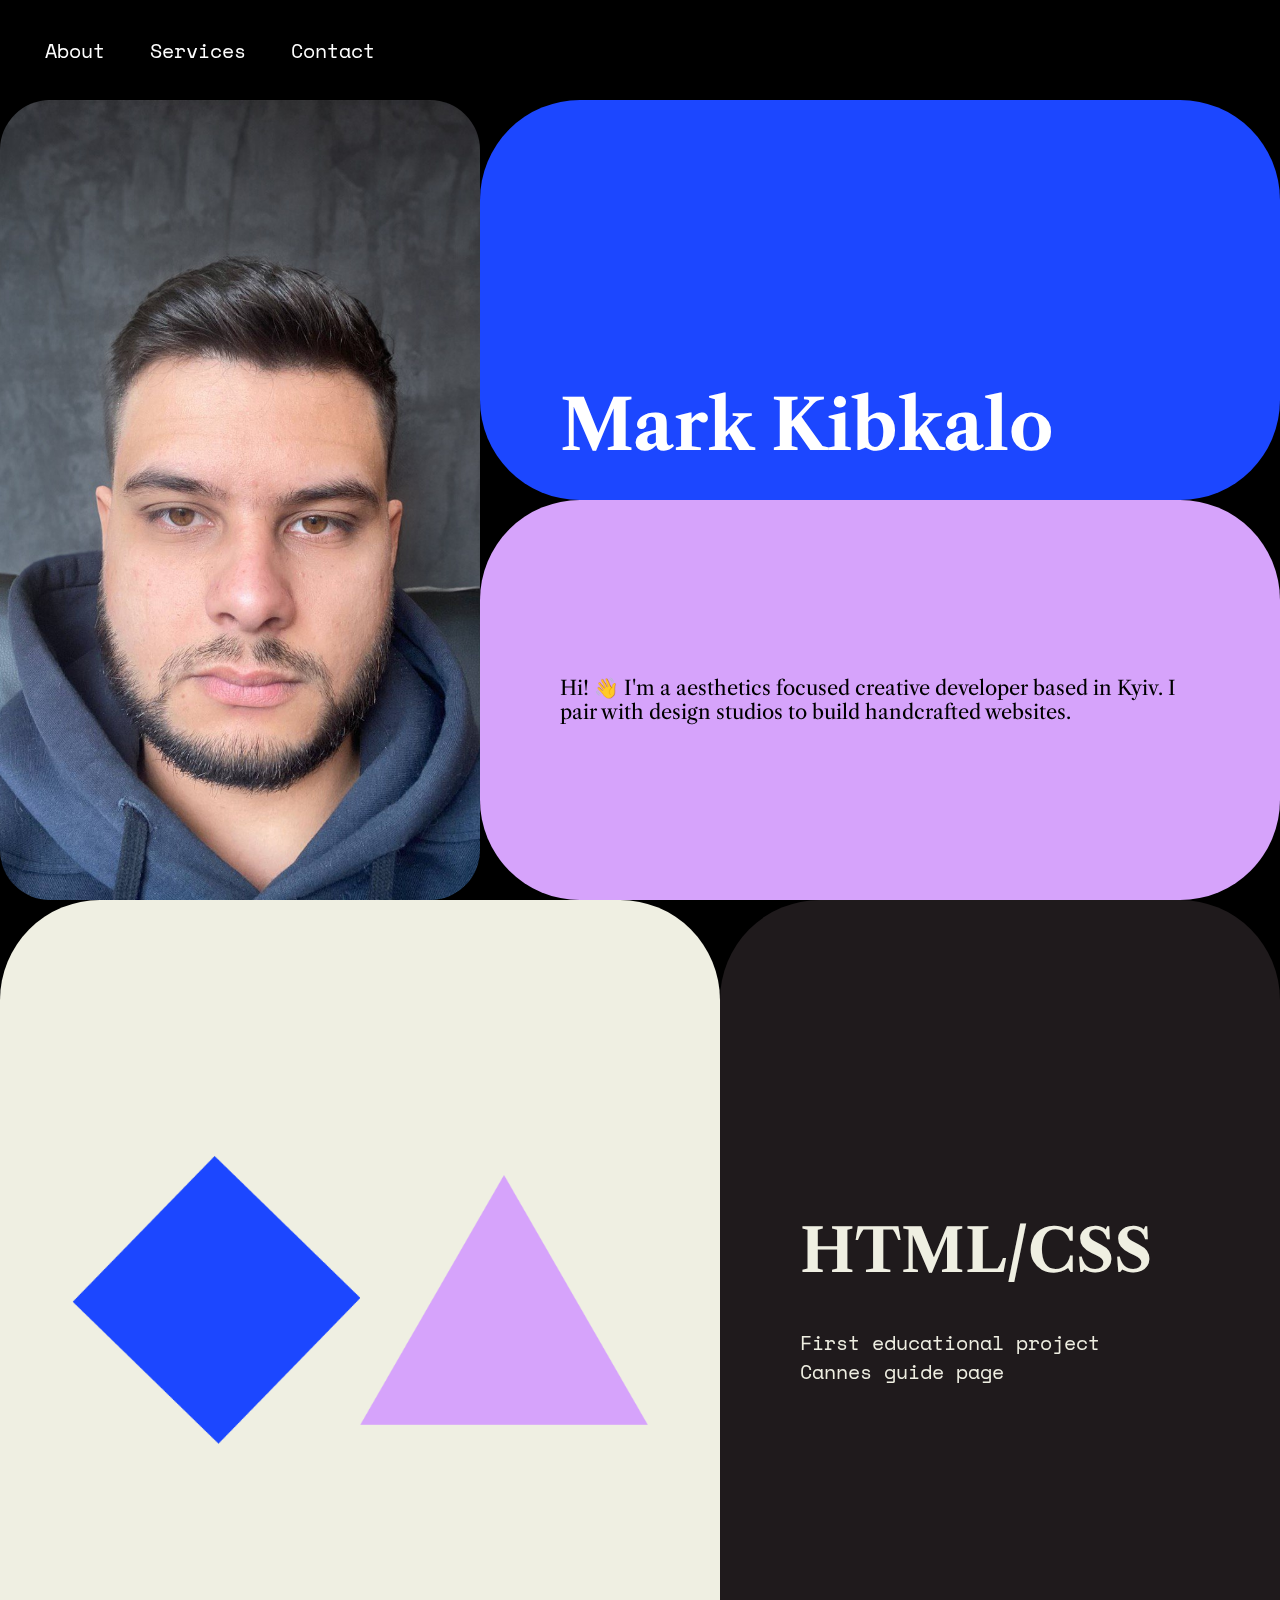
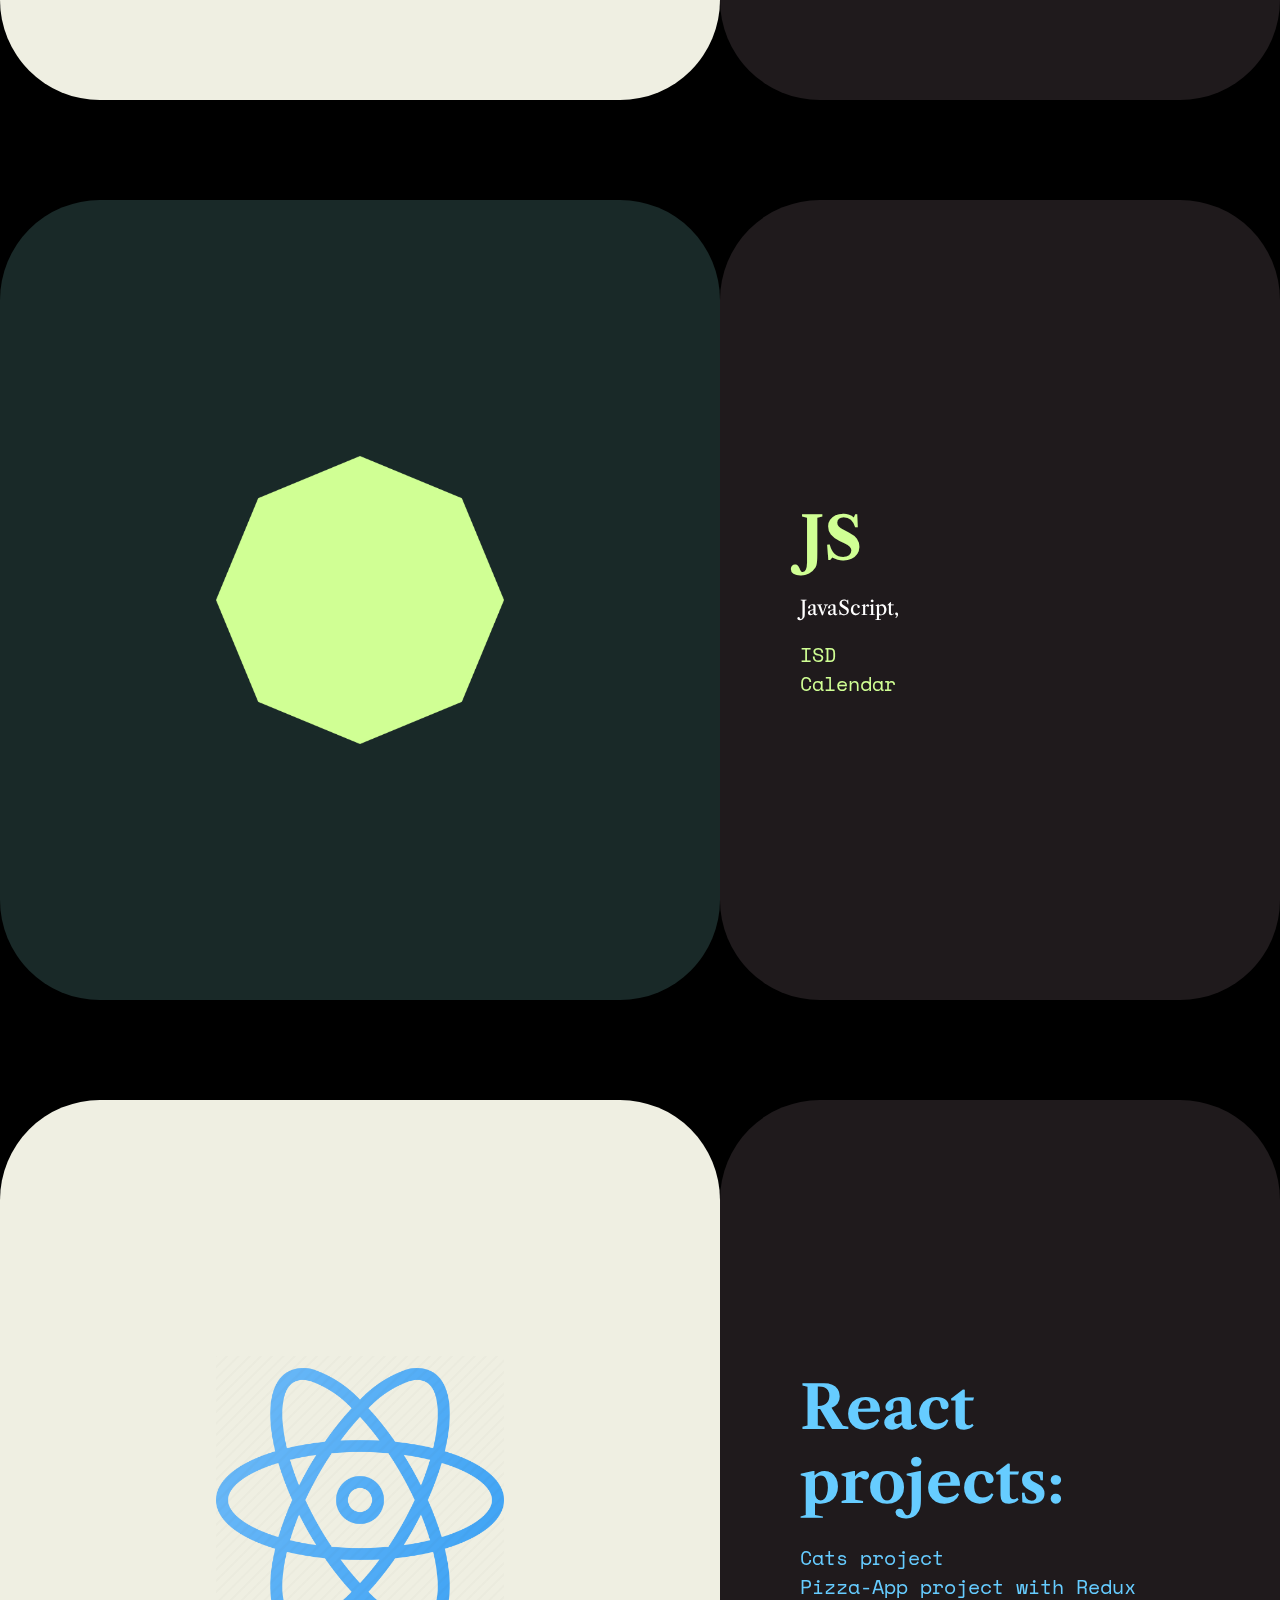
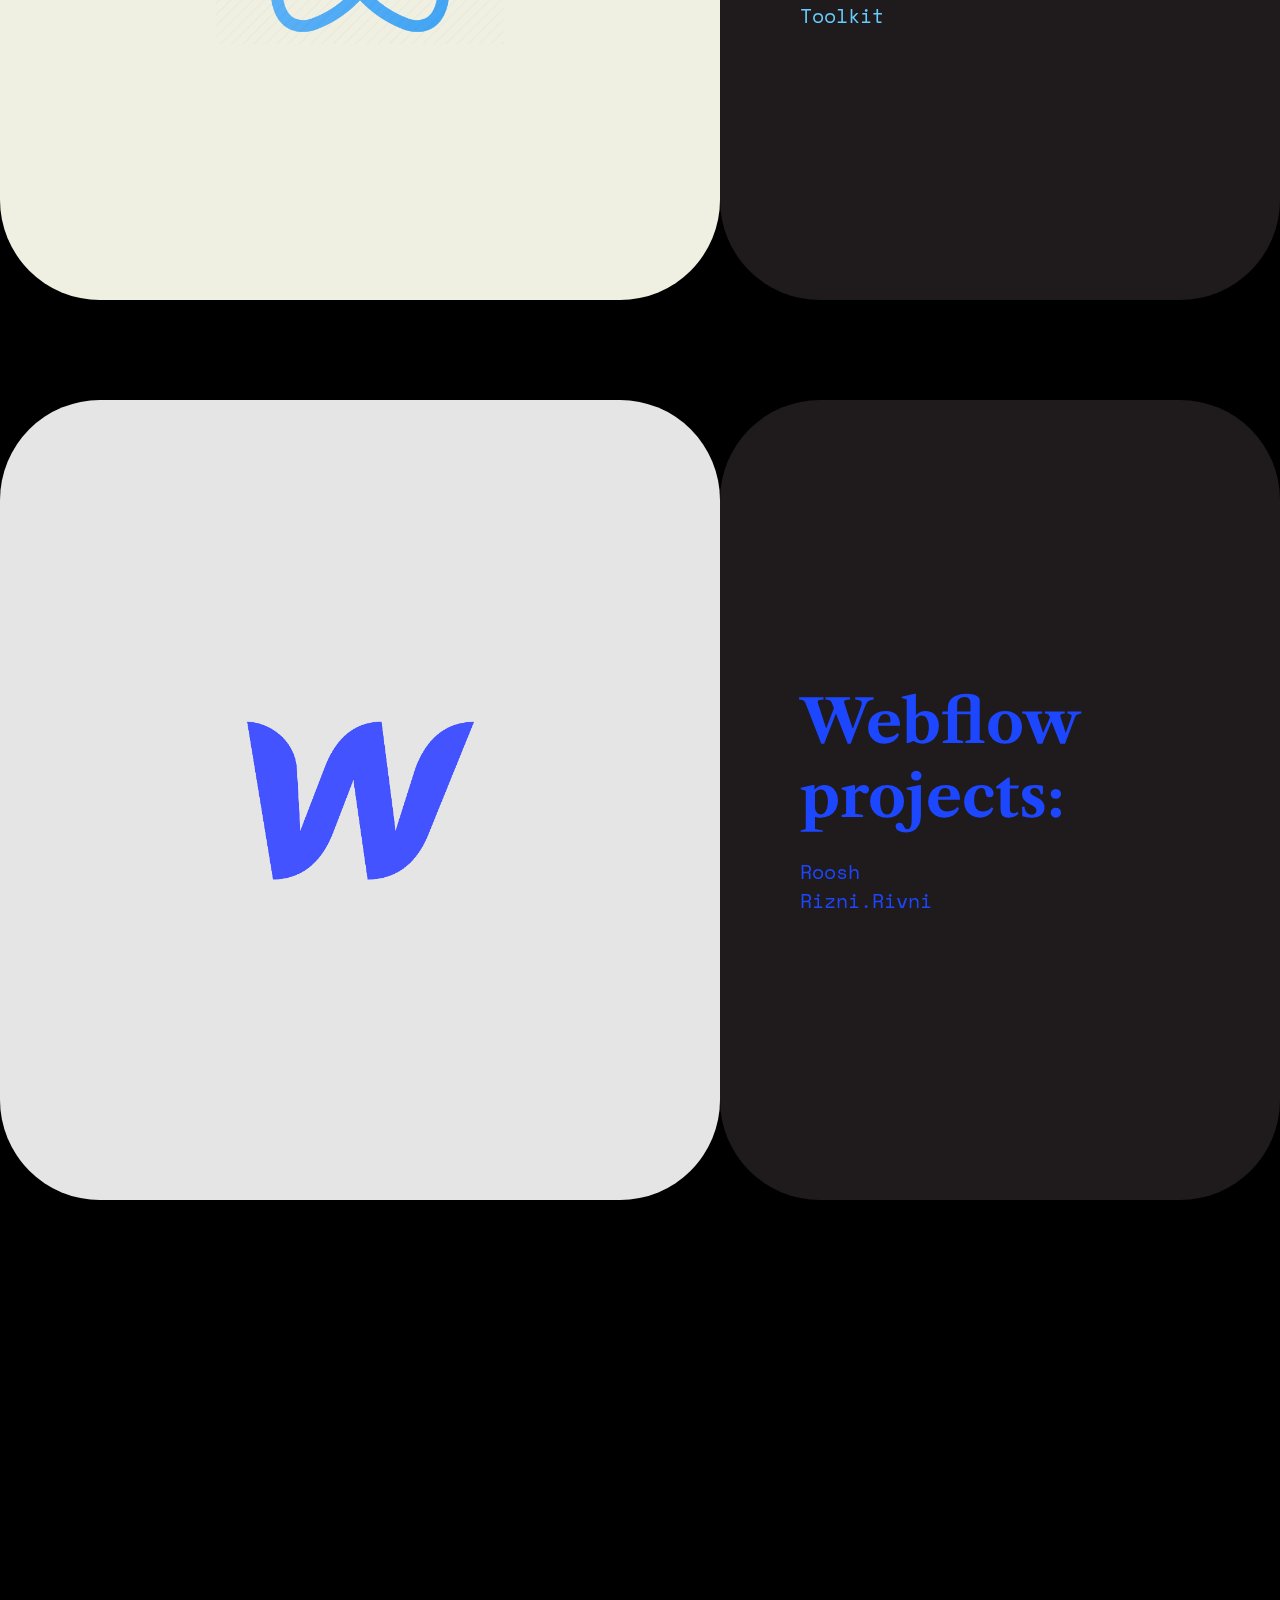
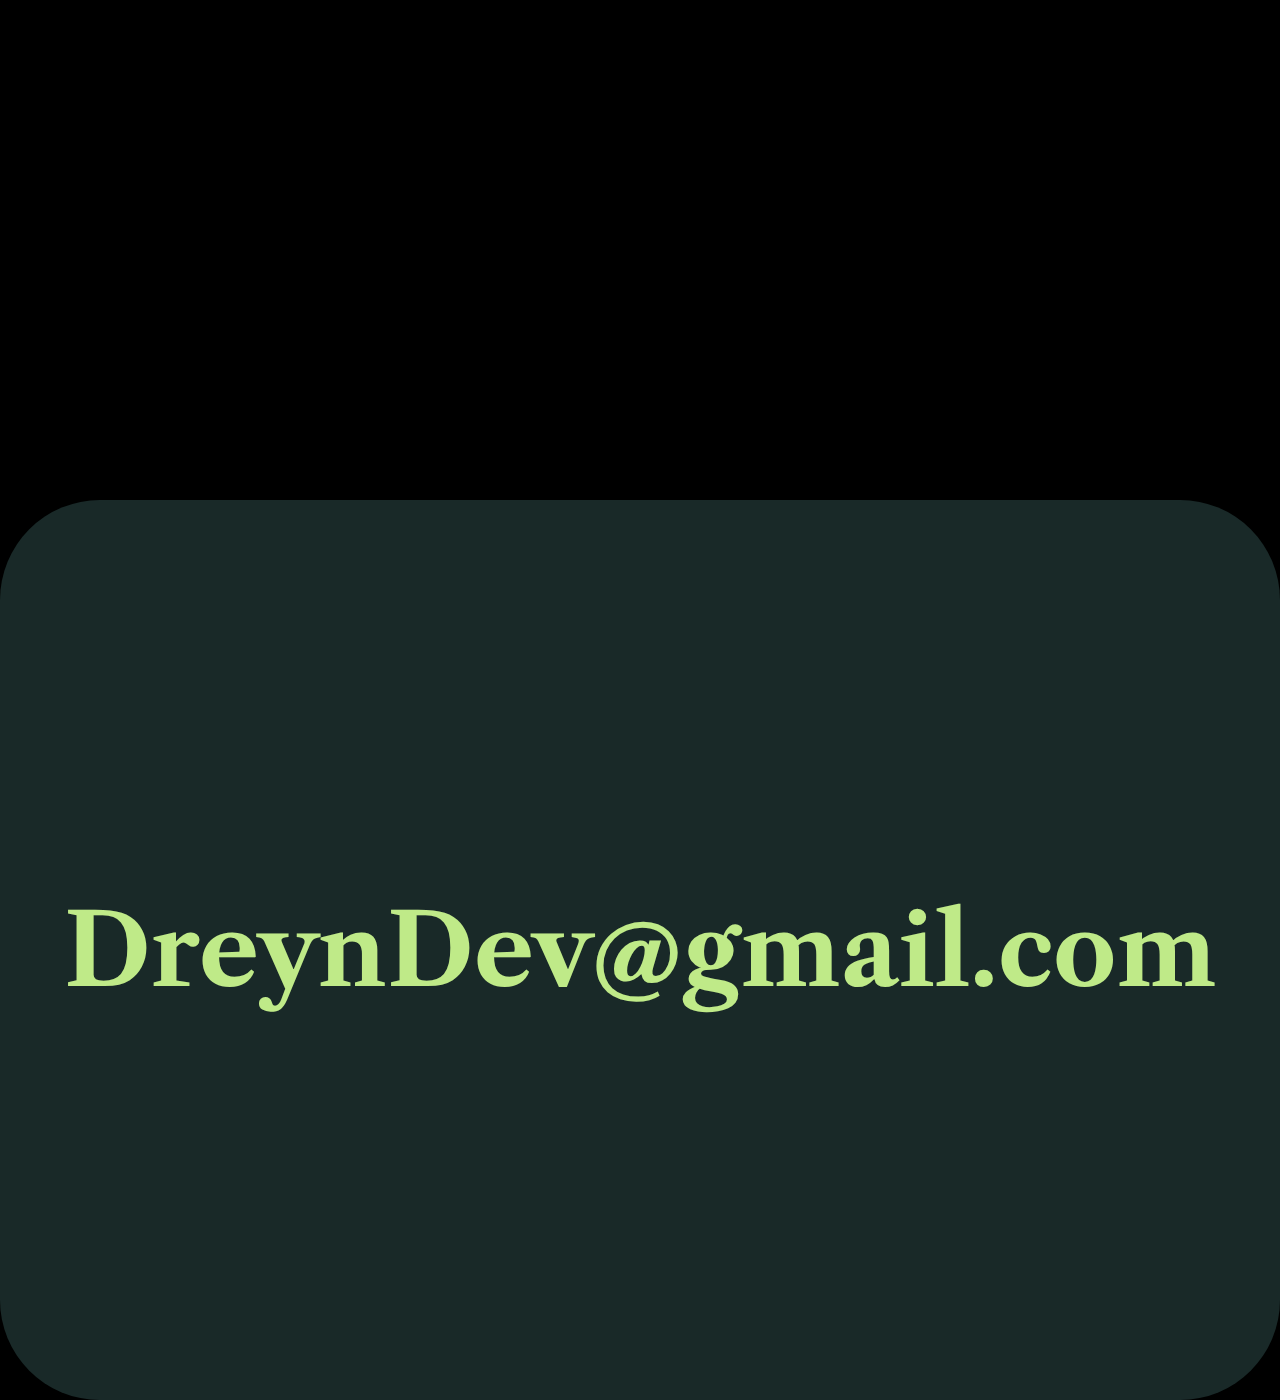
<file: index.html>
<!DOCTYPE html>
<html lang="en">
  <head>
    <title>Mark's Portfolio</title>
    <link rel="preconnect" href="https://fonts.googleapis.com" />
    <link rel="preconnect" href="https://fonts.gstatic.com" crossorigin />
    <link
      href="https://fonts.googleapis.com/css2?family=Space+Mono&family=Syne:wght@400;700&display=swap"
      rel="stylesheet" />
    <link rel="preconnect" href="https://fonts.googleapis.com" />
    <link rel="preconnect" href="https://fonts.gstatic.com" crossorigin />
    <link
      href="https://fonts.googleapis.com/css2?family=Inter:wght@400;500&family=Libre+Caslon+Text&family=Raleway:wght@300;400;700&display=swap"
      rel="stylesheet" />
    <link rel="stylesheet" href="css/style.css" />
    <meta name="viewport" content="width=device-width, initial-scale=1" />
    <meta charset="UTF-8" />
  </head>
  <body>
    <nav>
      <ul>
        <li><a href="#about">About</a></li>
        <li><a href="#services">Services</a></li>
        <li><a href="#contact">Contact</a></li>
      </ul>
    </nav>

    <section id="about" class="about">
      <div class="empty">
        <img class="img-photo" src="img/Mark.jpg" alt="photo" />
      </div>
      <article>
        <div class="title">
          <h1>Mark Kibkalo</h1>
        </div>
        <div class="description">
          <p>
            Hi! 👋 I'm a aesthetics focused creative developer based in Kyiv. I pair with design
            studios to build handcrafted websites.
          </p>
        </div>
      </article>
    </section>

    <section id="services" class="service service-html sticky">
      <article>
        <figure class="img-flex">
          <img src="img/diamond.png" width="100" />
          <img src="img/triangle.png" width="100" />
        </figure>
        <div class="text">
          <h2>HTML/CSS</h2>
          <p></p>
          <a target="_blank" href="https://markkibkalo.github.io/Sebastian/"
            >First educational project</a
          >
          <a target="_blank" href="https://isd-group.com/cannes-guide">Cannes guide page</a>
        </div>
      </article>
    </section>

    <section class="service service-js sticky">
      <article>
        <figure>
          <img src="img/octagon.png" width="100" />
        </figure>
        <div class="text">
          <h2>JS</h2>
          <p>JavaScript,</p>
          <a target="_blank" href="https://isd-group.com">ISD</a>
          <a target="_blank" href="https://markkibkalo.github.io/calendar/">Calendar</a>
        </div>
      </article>
    </section>

    <section class="service service-react sticky">
      <article>
        <figure>
          <img src="img/react-icon.png" width="200" />
        </figure>
        <div class="text">
          <h2>React projects:</h2>
          <br />
          <a target="_blank" href="https://markkibkalo.github.io/React-prjct/">Cats project</a>
          <a target="_blank" href="https://markkibkalo.github.io/Pizza-app/"
            >Pizza-App project with Redux Toolkit</a
          >
        </div>
      </article>
    </section>

    <section class="service service-webflow sticky">
      <article>
        <figure>
          <img src="img/webflow-icon.png" width="200" />
        </figure>
        <div class="text">
          <h2>Webflow projects:</h2>
          <br />
          <a target="_blank" href="https://www.roosh.marketing">Roosh</a>
          <a target="_blank" href="https://www.riznirivni.com.ua">Rizni.Rivni</a>
        </div>
      </article>
    </section>

    <section class="project sticky">
      <section class="project-list">
        <div class="project-item"></div>
        <div class="project-item"></div>
        <div class="project-item"></div>
      </section>
    </section>

    <section id="contact" class="contact full-screen">
      <a href="mailto:krono1337@gmail.com">DreynDev@gmail.com</a>
    </section>

    <script defer src="js/mouseMove.js"></script>
  </body>
</html>
</file>
<file: css/style.css>
* {
    box-sizing: border-box;
}

html,
body {
    --border-radius: 100px;
    --blue: #1c47ff;
    --pink: #d6a3fb;
    --green: #d0ff94;
    --grey: #e5e5e5;
    --salatowiy: #D0FF94;
    --gutter: 3.125vw 6.25vw;

    margin: 0;
    padding: 0;
    background: #000000;
    color: #ffffff;
    font-size: 20px;
    font-family: 'Libre Caslon Text', serif;
}

h1 {
    font-size: 70px;
    line-height: 1em;
    margin: 0px;
}

h2 {
    font-size: 60px;
    margin: 0px;
}

a {
    color: #ffffff;
    text-decoration: none;
}


section {
    position: relative;
    display: flex;
    width: 100%;
    height: calc(100vh - 100px);
    top: 100px;
    z-index: 2;
    overflow-y: scroll; 
    scroll-behavior: smooth;
    scroll-snap-type: y mandatory;
    overflow-y: hidden;
}

section.sticky {
    position: sticky;
    margin-top: 100px;
}

section.full-screen {
    height: 100vh;
    top: 0;
    margin-top: 0;
    z-index: 3;
}

/* navigation */

nav {
    position: fixed;
    width: 100%;
    height: 100px;
    top: 0;
    left: 0;
    font-size: 20px;
    z-index: 1;
}

nav ul {
    display: flex;
    align-items: center;
    width: 100%;
    height: 100%;
    margin: 0;
    padding: 0;
}

nav ul li {
    list-style: none;
    margin-left: 45px;
}

nav ul li a {
    color: #ffffff;
    font-family: 'Space Mono', monospace;
}


.img-photo {
    width: 100%;
    object-fit: cover;
    height: 100%;
    border-radius: 50px;
}


/* about section */



section.about .empty {
    flex-basis: 37.5vw;
    background: var(--grey);
    border-radius: var(--border-radius);
    transition: flex-basis 1s cubic-bezier(0,.9,.4,.99);
}

section.about article {
    flex: 1;
    display: flex;
    flex-direction: column;
}

section.about article .title {
    flex: 1;
    display: flex;
    align-items: flex-end;
    background: var(--blue);
    border-radius: var(--border-radius);
    padding: var(--gutter);
    transition: flex-basis 1s cubic-bezier(0,.9,.4,.99);
}

section.about article .description {
    flex: 1;
    display: flex;
    align-items: center;
    background: var(--pink);
    border-radius: var(--border-radius);
    padding: var(--gutter);
    color: #000000;
}

/* service section */

section.service article {
    display: flex;
    width: 100%;
}

section.service figure {
    display: flex;
    align-items: center;
    justify-content: center;
    flex-basis: 56.25vw;
    margin: 0;
    background: var(--green);
    border-radius: var(--border-radius);
    max-width: 62.5vw;
    transition: flex-basis 1s cubic-bezier(0,.9,.4,.99);
}

section.service figure img {
    width: 40%;
}

section.service .text {
    display: flex;
    flex-direction: column;
    justify-content: center;
    flex: 1;
    background: #1f1a1c;
    padding: var(--gutter);
    border-radius: var(--border-radius);
}

section.service .text a {
    font-family: 'Space Mono', monospace;
}

/* service section animations */

section.service.service-html figure img {
    animation-name: float;
    animation-duration: 1s;
    animation-iteration-count: infinite;
    animation-direction: alternate;
    animation-timing-function: cubic-bezier(.77,.28,.42,.93);
}

section.service.service-css figure img {
    animation-name: scale;
    animation-duration: 1s;
    animation-iteration-count: infinite;
    animation-direction: alternate;
    animation-timing-function: cubic-bezier(.77,.28,.42,.93);
}

section.service.service-js figure img {
    animation-name: rotate;
    animation-duration: 3s;
    animation-iteration-count: infinite;
    animation-direction: alternate;
    animation-timing-function: cubic-bezier(.77,.28,.42,.93);
}

section.service.service-webflow figure img {
    animation-name: rotate;
    animation-duration: 3s;
    animation-iteration-count: infinite;
    /* animation-direction: alternate; */
    animation-timing-function: cubic-bezier(.177,.128,.142,.193);
}

section.service.service-react figure img {
    animation-name: rotate;
    animation-duration: 3s;
    animation-iteration-count: infinite;
    /* animation-direction: alternate; */
    animation-timing-function: cubic-bezier(.177,.128,.142,.193);
}

@keyframes float {
    0% {
        transform: translateY(-5%);
    }
    100% {
        transform: translateY(5%);
    }
}

@keyframes scale {
    0% {
        transform: scale(.75);
    }
    100% {
        transform: scale(1);
    }
}

@keyframes rotate {
    0% {
        transform: rotate(0);
    }
    100% {
        transform: rotate(360deg);
    }
}

/* service section overrides */

section.service.service-html figure {
    background: #efefe2;
}

section.service.service-html .text h2,
section.service.service-html .text a {
    color: #efefe2;
}

section.service.service-css figure {
    background: var(--salatowiy);
}

section.service.service-css .text h2,
section.service.service-css .text a {
    color: var(--green);
}

section.service.service-js figure {
    background: #192928;
}

section.service.service-webflow figure {
    background: var(--grey);
}

section.service.service-react figure {
    background: #efefe2;
}

section.service.service-js .text h2,
section.service.service-js .text a {
    color: var(--salatowiy);
}

section.service.service-webflow .text h2,
section.service.service-webflow .text a {
    color: var(--blue);
}


section.service.service-react .text h2,
section.service.service-react .text a {
    color: #66CCFF;
}
/* contact section */

section.contact {
    align-items: center;
    justify-content: center;
    background: #192928;
    border-radius: var(--border-radius);
    /* mix-blend-mode: difference; */
}

section.contact a {
    font-size: 100px;
    color: #bfea88;
    font-weight: bold;
    transition: filter 2s cubic-bezier(.77,.28,.42,.93);
    will-change: filter;
}

/* section.contact a:hover {
    filter: blur(20px);
} */
/* responsive */

@media only screen and (max-width: 768px) {
    html, body {
        --border-radius: 50px;
        --gutter: 6.25vw;
    }

    h1 {
        font-size: 60px;
    }

    h1 {
        font-size: 40px;
    }

    nav ul li {
        margin-left: 25px;
    }

    section.service article {
        flex-direction: column;
    }

    section.service figure {
        flex-basis: 25vh;
    }

    section.service figure img {
        width: 20%;
    }

    section.contact a {
        font-size: 50px;
        transform: rotate(90deg);
    }

}
</file>
